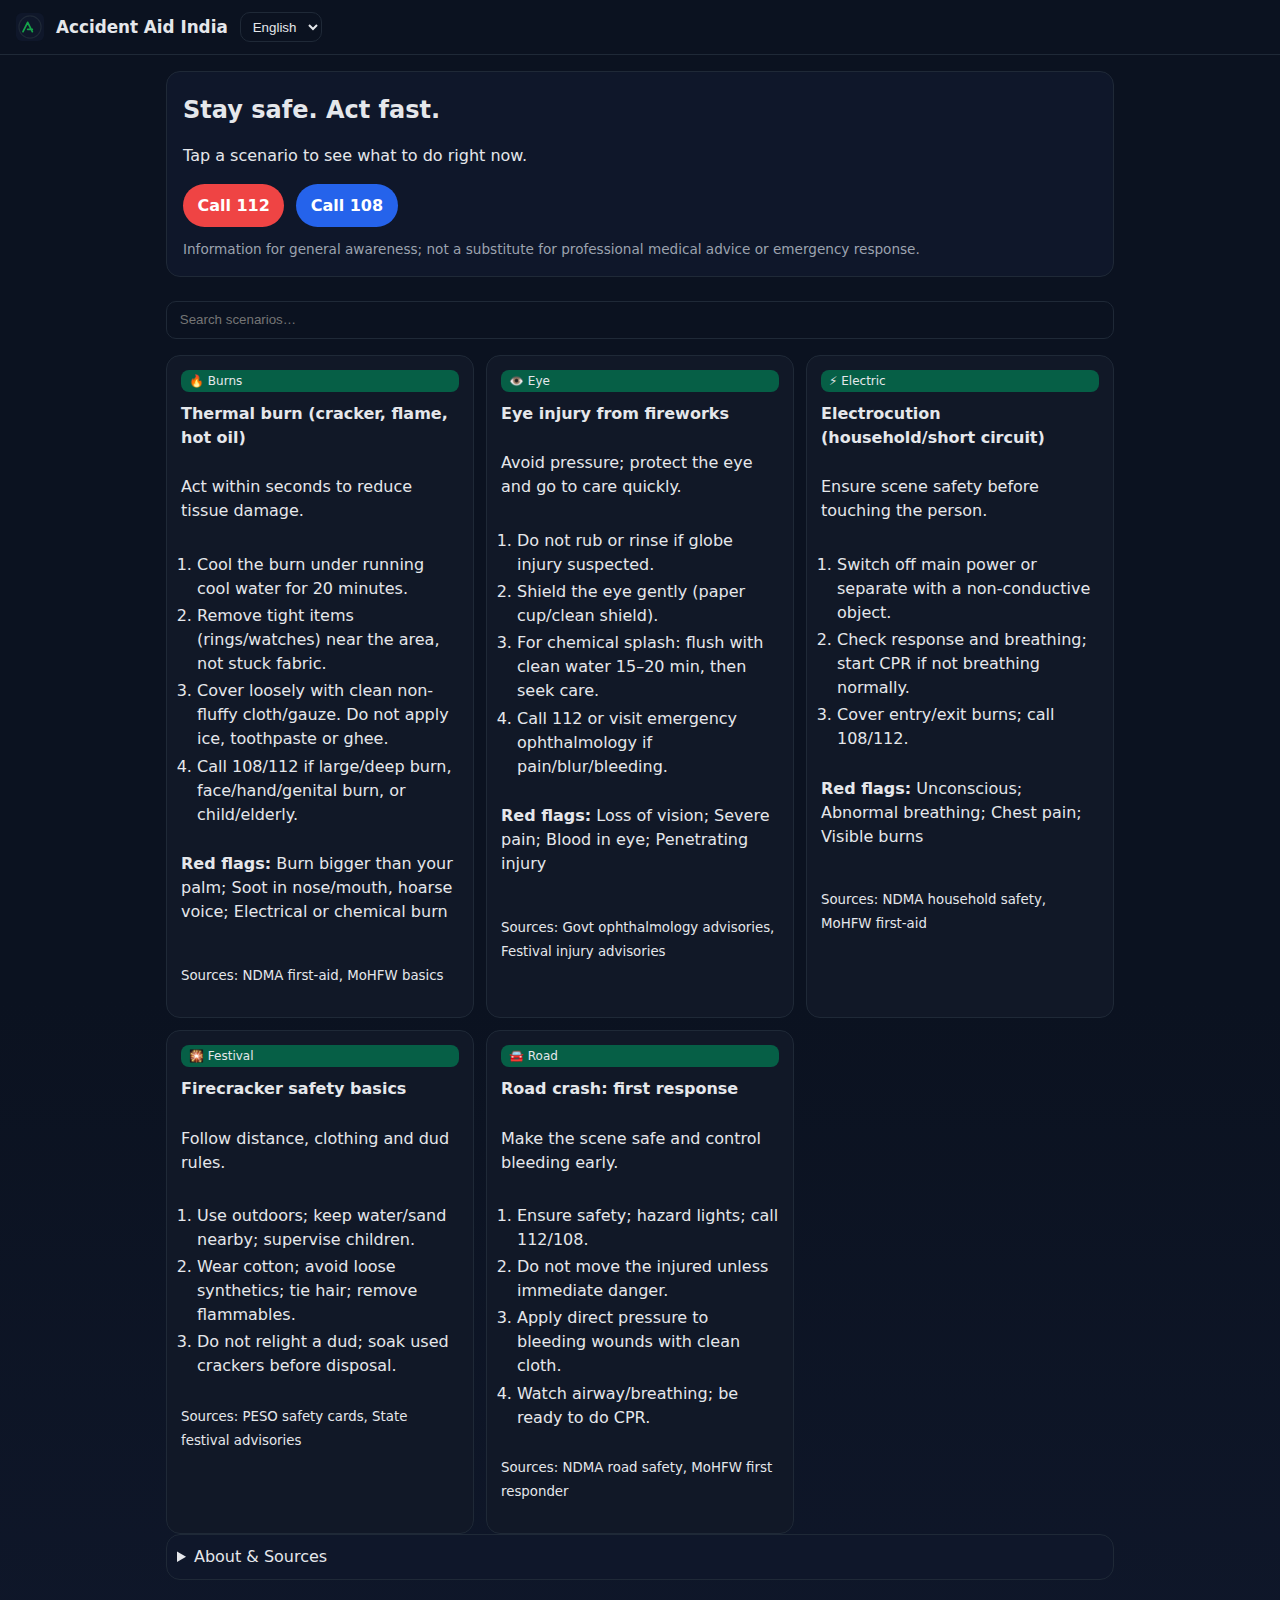
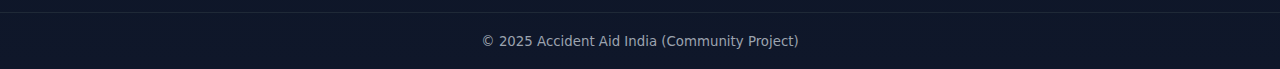
<file: index.html>
<!doctype html>
<html lang="en">
<head>
  <meta charset="utf-8" />
  <meta name="viewport" content="width=device-width,initial-scale=1" />
  <title>Accident Aid India</title>
  <meta name="description" content="Offline-first emergency quick guides for India: burns, eye injury, electrocution, road crashes, fireworks safety, helplines 112/108."/>
  <link rel="manifest" href="manifest.json">
  <link rel="stylesheet" href="styles.css">
  <link rel="icon" href="assets/logo.svg" type="image/svg+xml" />
  <meta name="theme-color" content="#0f172a">
</head>
<body>
<header class="topbar">
  <img src="assets/logo.svg" alt="" class="logo">
  <h1 id="appTitle">Accident Aid India</h1>
  <select id="langSelect" aria-label="Select language"></select>
</header>

<main class="container">
  <section class="hero" role="region" aria-label="Intro">
    <h2 id="heroTitle">Stay safe. Act fast.</h2>
    <p id="heroSubtitle">Tap a scenario to see what to do right now.</p>
    <div class="cta-row">
      <a class="btn emergency" href="tel:112">Call 112</a>
      <a class="btn ambulance" href="tel:108">Call 108</a>
    </div>
    <p class="disclaimer" id="disclaimerText">
      Information for general awareness; not a substitute for professional medical advice or emergency response.
    </p>
  </section>

  <section>
    <input id="searchInput" type="search" placeholder="Search scenarios…" aria-label="Search scenarios"/>
    <div id="cards" class="grid"></div>
  </section>

  <section class="sources">
    <details>
      <summary>About & Sources</summary>
      <p id="sourceBadge">Aligned with NDMA/MoHFW/PESO basics • Works offline • No data collected</p>
      <p><a href="privacy.html">Privacy & Disclaimer</a></p>
    </details>
  </section>
</main>

<footer class="footer">
  <small>&copy; 2025 Accident Aid India (Community Project)</small>
</footer>

<script src="app.js" defer></script>
</body>
</html>
</file>
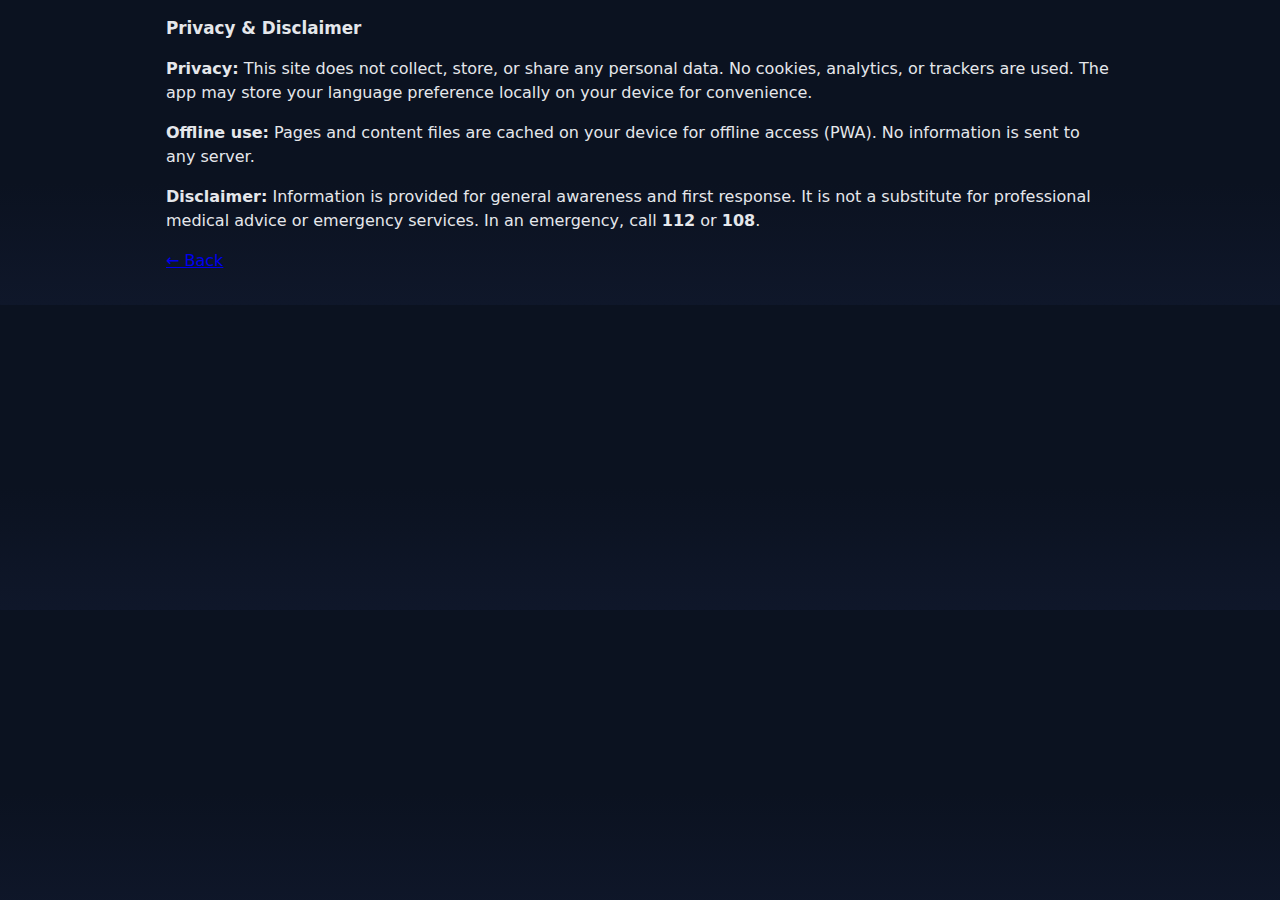
<file: privacy.html>
<!doctype html>
<html lang="en">
<head>
<meta charset="utf-8">
<meta name="viewport" content="width=device-width,initial-scale=1">
<title>Privacy & Disclaimer – Accident Aid India</title>
<link rel="stylesheet" href="styles.css">
</head>
<body class="container">
  <h1>Privacy & Disclaimer</h1>
  <p><strong>Privacy:</strong> This site does not collect, store, or share any personal data. No cookies, analytics, or trackers are used. The app may store your language preference locally on your device for convenience.</p>
  <p><strong>Offline use:</strong> Pages and content files are cached on your device for offline access (PWA). No information is sent to any server.</p>
  <p><strong>Disclaimer:</strong> Information is provided for general awareness and first response. It is not a substitute for professional medical advice or emergency services. In an emergency, call <strong>112</strong> or <strong>108</strong>.</p>
  <p><a href="./">← Back</a></p>
</body>
</html>
</file>
<file: styles.css>
:root{--bg:#0b1220;--card:#111827;--ink:#e5e7eb;--muted:#9ca3af;--accent:#16a34a;--warn:#ef4444}
*{box-sizing:border-box}
body{margin:0;font:16px/1.5 system-ui,-apple-system,Segoe UI,Roboto,"Noto Sans",Arial;background:linear-gradient(180deg,#0b1220,#0b1220 60%,#0f172a);color:var(--ink)}
.topbar{display:flex;gap:.75rem;align-items:center;padding:.75rem 1rem;border-bottom:1px solid #1f2937;position:sticky;top:0;background:#0b1220;z-index:10}
.logo{width:28px;height:28px}
h1{font-size:1.05rem;margin:0}
.container{max-width:980px;margin:0 auto;padding:1rem}
.hero{background:#0f172a;border:1px solid #1f2937;border-radius:14px;padding:1rem;margin-bottom:1rem}
.hero h2{margin:.25rem 0}
.cta-row{display:flex;gap:.75rem;margin:.75rem 0}
.btn{display:inline-block;padding:.6rem .9rem;border-radius:999px;text-decoration:none;color:white;font-weight:600}
.btn.emergency{background:var(--warn)}
.btn.ambulance{background:#2563eb}
.disclaimer{color:var(--muted);font-size:.85rem;margin:.25rem 0 0}
#searchInput{width:100%;padding:.65rem .8rem;border-radius:10px;border:1px solid #1f2937;background:#0b1220;color:var(--ink);margin:.5rem 0 1rem}
.grid{display:grid;grid-template-columns:repeat(auto-fill,minmax(260px,1fr));gap:12px}
.card{background:var(--card);border:1px solid #1f2937;border-radius:14px;padding:14px;display:flex;flex-direction:column;gap:.4rem}
.card h3{margin:.2rem 0;font-size:1rem}
.tag{display:inline-block;background:#065f46;padding:.15rem .5rem;border-radius:8px;font-size:.75rem}
.steps{margin:.25rem 0 0;padding-left:1rem}
.steps li{margin:.2rem 0}
.footer{padding:1rem;color:var(--muted);text-align:center;border-top:1px solid #1f2937;margin-top:1rem}
select{background:#0b1220;color:var(--ink);border:1px solid #1f2937;border-radius:10px;padding:.35rem .5rem}
.sources details{background:#0f172a;border:1px solid #1f2937;border-radius:14px;padding:10px}
</file>
